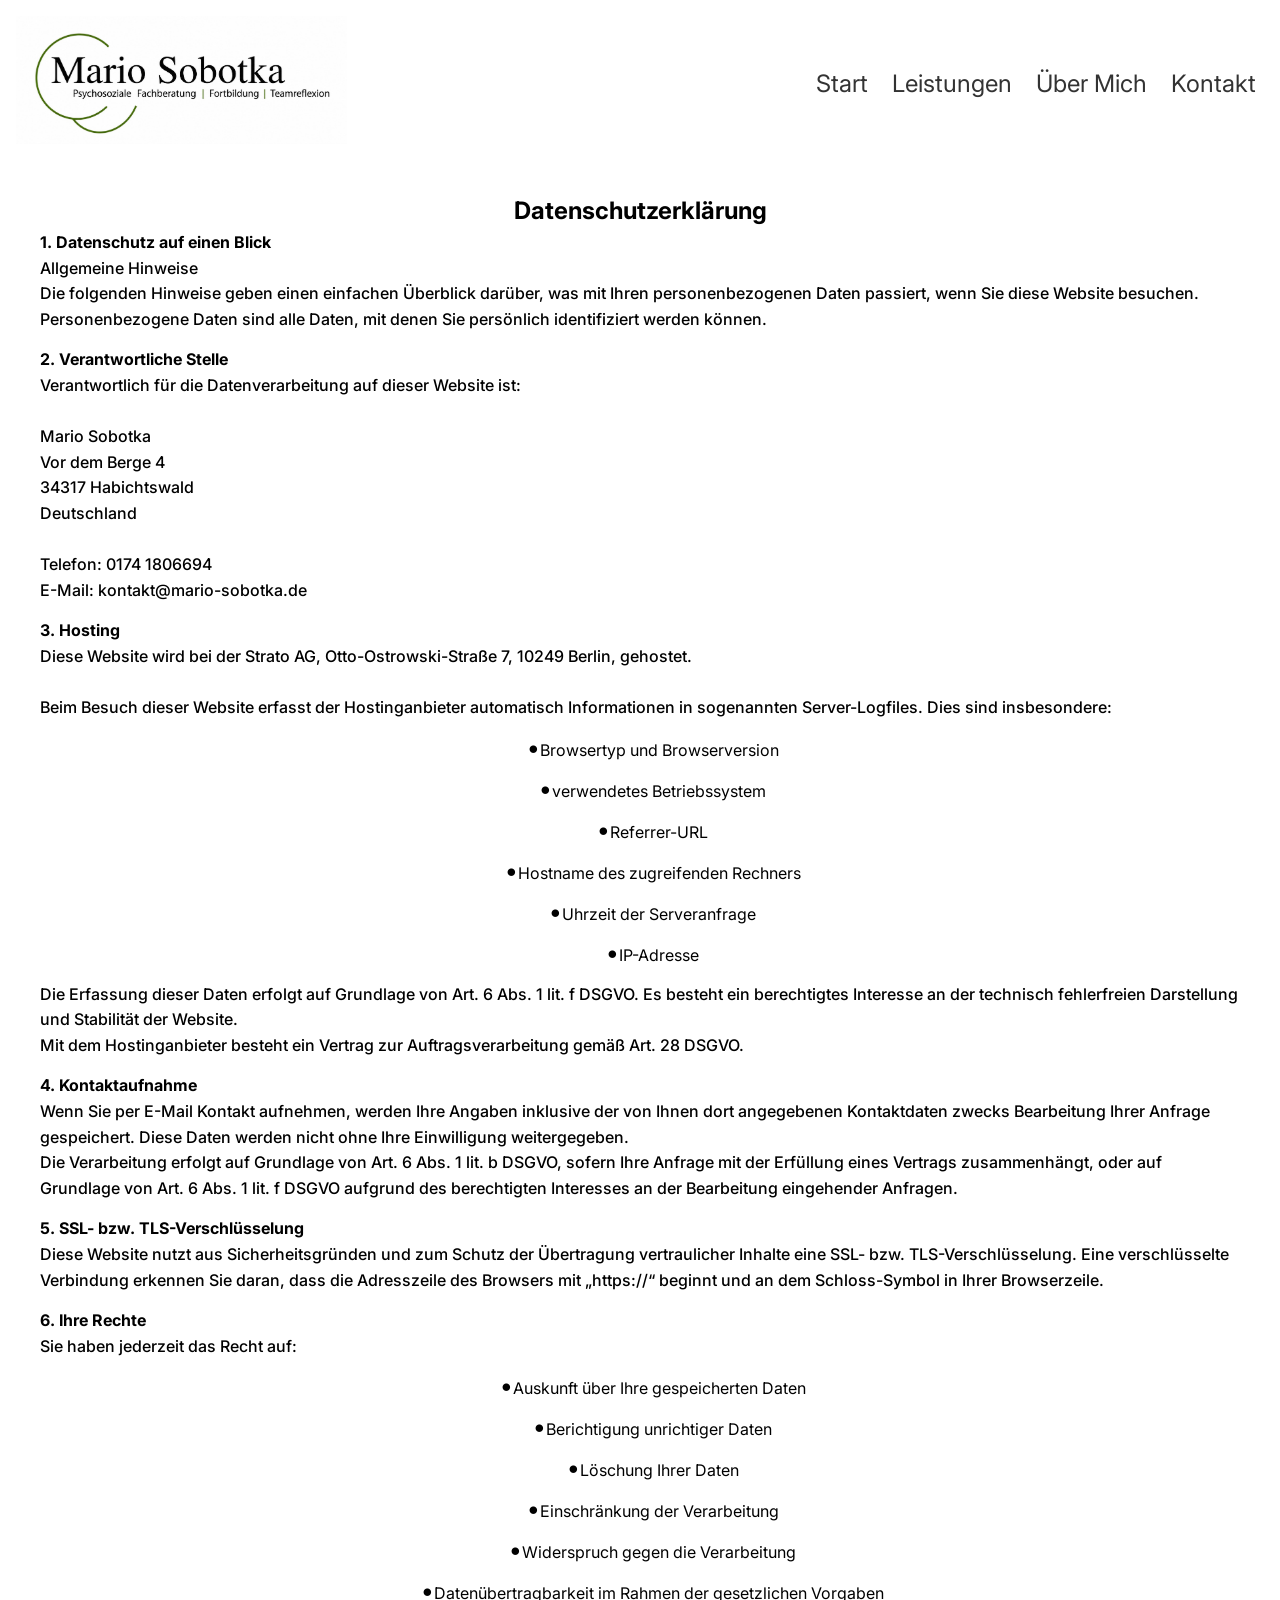
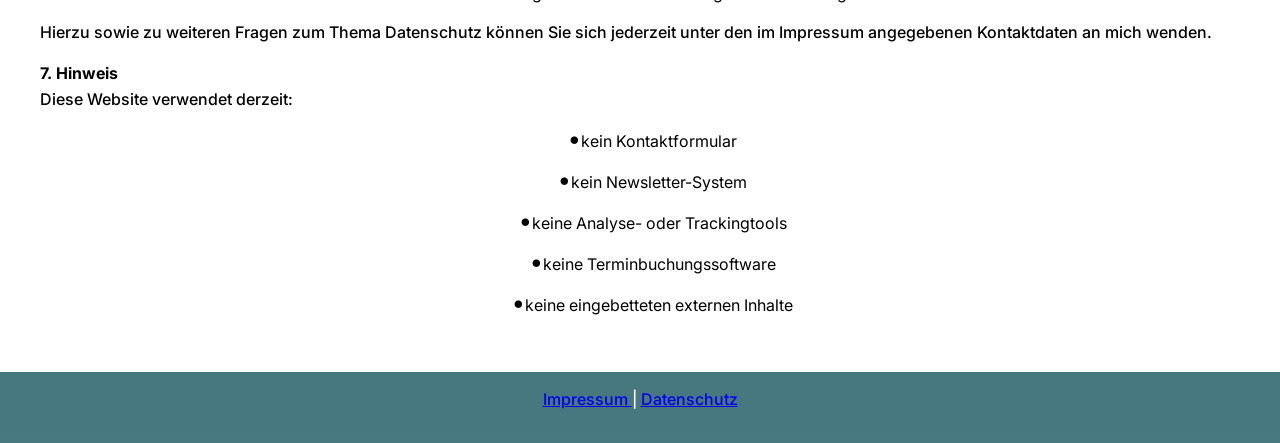
<file: datenschutz.html>
<!DOCTYPE html>
<html lang="de">
<head>
    <meta charset="UTF-8">
    <title></title>
    <link rel="stylesheet" href="style_angebote.css">
    <link href='https://fonts.googleapis.com/css?family=Inter' rel='stylesheet'>
</head>
<body>

<header class="navbar">
    <div class="logo">
        <img id="logo_img" src="logo.png" alt="Logo">
    </div>

    <nav>
        <a href="index.html">Start</a>

        <div class="dropdown">
            <a href="#">Leistungen</a>
            <div class="dropdown-content">
                <a href="angebote_1.html">Fortbildung</a>
                <a href="angebote_2.html">Teamreflexion</a>
                <a href="angebote_5.html">Einzelberatung</a>
                <a href="angebote_3.html">Fachkräfte</a>
                <a href="angebote_4.html">Privat</a>
            </div>
        </div>

        <a href="ueber_mich.html">Über&nbsp;Mich</a>
        <a href="kontakt.html">Kontakt</a>
    </nav>
</header>

<section class="intro">
    <h1>Datenschutzerklärung</h1>

    <p>
        <strong>1. Datenschutz auf einen Blick</strong><br>
        Allgemeine Hinweise<br>
        Die folgenden Hinweise geben einen einfachen Überblick darüber, was mit Ihren personenbezogenen Daten passiert, wenn Sie diese Website besuchen. Personenbezogene Daten sind alle Daten, mit denen Sie persönlich identifiziert werden können.
    </p>

    <p>
        <strong>2. Verantwortliche Stelle</strong><br>
        Verantwortlich für die Datenverarbeitung auf dieser Website ist:<br><br>
        Mario Sobotka<br>
        Vor dem Berge 4<br>
        34317 Habichtswald<br>
        Deutschland<br><br>
        Telefon: 0174 1806694<br>
        E-Mail: kontakt@mario-sobotka.de
    </p>

    <p>
        <strong>3. Hosting</strong><br>
        Diese Website wird bei der Strato AG, Otto-Ostrowski-Straße 7, 10249 Berlin, gehostet.<br><br>
        Beim Besuch dieser Website erfasst der Hostinganbieter automatisch Informationen in sogenannten Server-Logfiles. Dies sind insbesondere:
    </p>

    <ul>
        <li>Browsertyp und Browserversion</li>
        <li>verwendetes Betriebssystem</li>
        <li>Referrer-URL</li>
        <li>Hostname des zugreifenden Rechners</li>
        <li>Uhrzeit der Serveranfrage</li>
        <li>IP-Adresse</li>
    </ul>

    <p>
        Die Erfassung dieser Daten erfolgt auf Grundlage von Art. 6 Abs. 1 lit. f DSGVO. Es besteht ein berechtigtes Interesse an der technisch fehlerfreien Darstellung und Stabilität der Website.<br>
        Mit dem Hostinganbieter besteht ein Vertrag zur Auftragsverarbeitung gemäß Art. 28 DSGVO.
    </p>

    <p>
        <strong>4. Kontaktaufnahme</strong><br>
        Wenn Sie per E-Mail Kontakt aufnehmen, werden Ihre Angaben inklusive der von Ihnen dort angegebenen Kontaktdaten zwecks Bearbeitung Ihrer Anfrage gespeichert. Diese Daten werden nicht ohne Ihre Einwilligung weitergegeben.<br>
        Die Verarbeitung erfolgt auf Grundlage von Art. 6 Abs. 1 lit. b DSGVO, sofern Ihre Anfrage mit der Erfüllung eines Vertrags zusammenhängt, oder auf Grundlage von Art. 6 Abs. 1 lit. f DSGVO aufgrund des berechtigten Interesses an der Bearbeitung eingehender Anfragen.
    </p>

    <p>
        <strong>5. SSL- bzw. TLS-Verschlüsselung</strong><br>
        Diese Website nutzt aus Sicherheitsgründen und zum Schutz der Übertragung vertraulicher Inhalte eine SSL- bzw. TLS-Verschlüsselung. Eine verschlüsselte Verbindung erkennen Sie daran, dass die Adresszeile des Browsers mit „https://“ beginnt und an dem Schloss-Symbol in Ihrer Browserzeile.
    </p>

    <p>
        <strong>6. Ihre Rechte</strong><br>
        Sie haben jederzeit das Recht auf:
    </p>

    <ul>
        <li>Auskunft über Ihre gespeicherten Daten</li>
        <li>Berichtigung unrichtiger Daten</li>
        <li>Löschung Ihrer Daten</li>
        <li>Einschränkung der Verarbeitung</li>
        <li>Widerspruch gegen die Verarbeitung</li>
        <li>Datenübertragbarkeit im Rahmen der gesetzlichen Vorgaben</li>
    </ul>

    <p>
        Hierzu sowie zu weiteren Fragen zum Thema Datenschutz können Sie sich jederzeit unter den im Impressum angegebenen Kontaktdaten an mich wenden.
    </p>

    <p>
        <strong>7. Hinweis</strong><br>
        Diese Website verwendet derzeit:
    </p>

    <ul>
        <li>kein Kontaktformular</li>
        <li>kein Newsletter-System</li>
        <li>keine Analyse- oder Trackingtools</li>
        <li>keine Terminbuchungssoftware</li>
        <li>keine eingebetteten externen Inhalte</li>
    </ul>
</section>

<footer>
    <p> <a href="impressum.html"> Impressum </a> | <a href="datenschutz.html"> Datenschutz </a></p>
</footer>

</body>
</html>
</file>
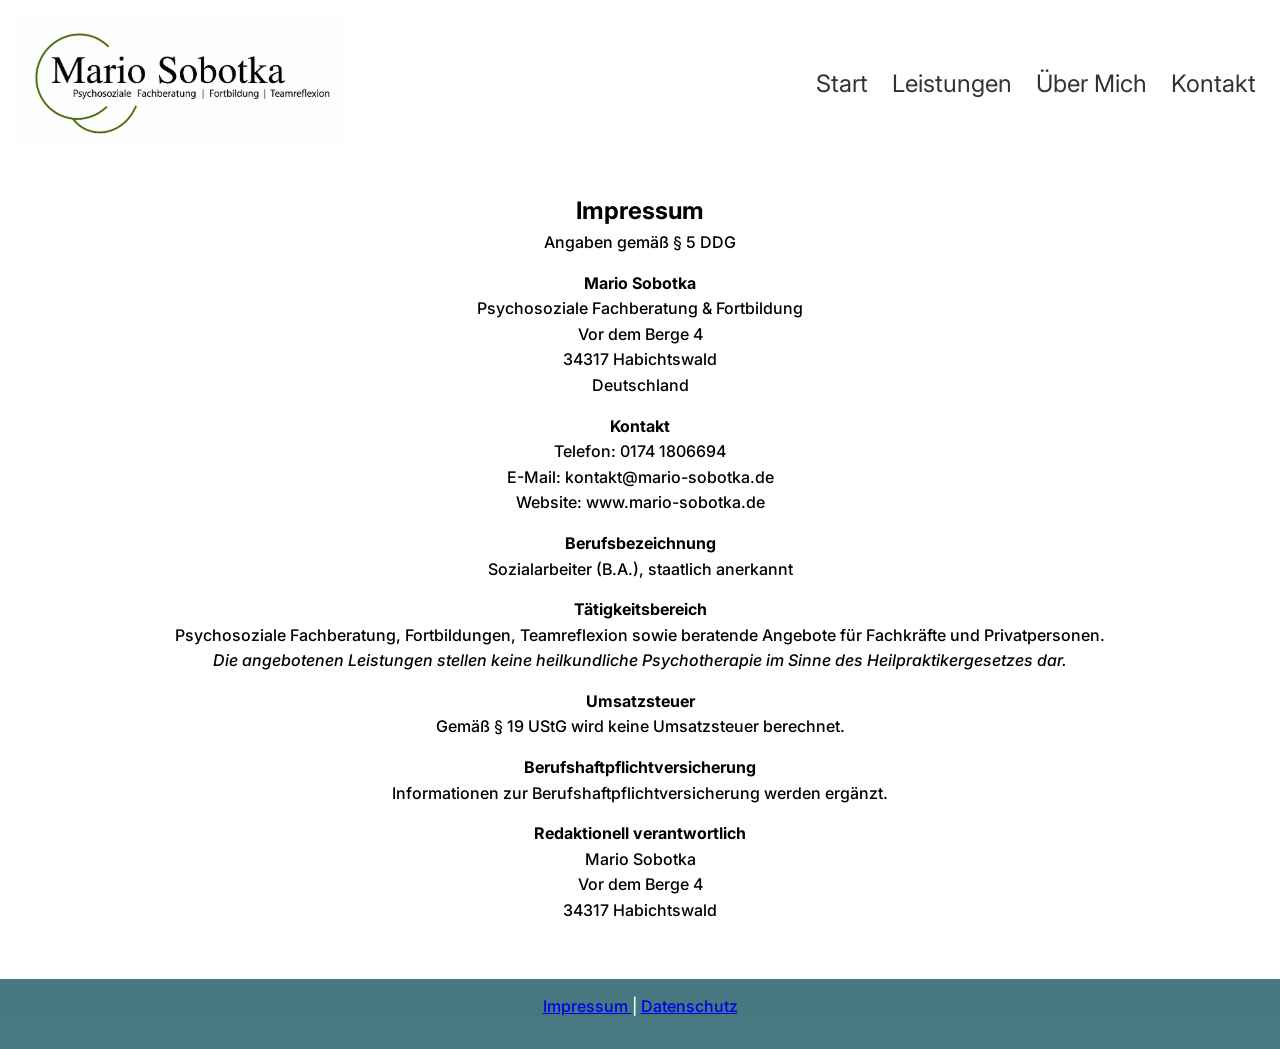
<file: impressum.html>
<!DOCTYPE html>
<html lang="de">
<head>
    <meta charset="UTF-8">
    <title>Impressum</title>
    <link rel="stylesheet" href="style.css">
    <link href='https://fonts.googleapis.com/css?family=Inter' rel='stylesheet'>
</head>
<body>

<header class="navbar">
    <div class="logo">
        <img id="logo_img" src="logo.png" alt="Logo">
    </div>

    <nav>
        <a href="index.html">Start</a>

        <div class="dropdown">
            <a href="#">Leistungen</a>
            <div class="dropdown-content">
                <a href="angebote_1.html">Fortbildung</a>
                <a href="angebote_2.html">Teamreflexion</a>
                <a href="angebote_5.html">Einzelberatung</a>
                <a href="angebote_3.html">Fachkräfte</a>
                <a href="angebote_4.html">Privat</a>
            </div>
        </div>

        <a href="ueber_mich.html">Über&nbsp;Mich</a>
        <a href="kontakt.html">Kontakt</a>
    </nav>

</header>

<section class="intro">
    <h1>Impressum</h1>
    <p>Angaben gemäß § 5 DDG</p>

    <p>
        <strong>Mario Sobotka</strong><br>
        Psychosoziale Fachberatung & Fortbildung<br>
        Vor dem Berge 4<br>
        34317 Habichtswald<br>
        Deutschland
    </p>

    <p>
        <strong>Kontakt</strong><br>
        Telefon: 0174 1806694<br>
        E-Mail: kontakt@mario-sobotka.de<br>
        Website: www.mario-sobotka.de
    </p>

    <p>
        <strong>Berufsbezeichnung</strong><br>
        Sozialarbeiter (B.A.), staatlich anerkannt
    </p>

    <p>
        <strong>Tätigkeitsbereich</strong><br>
        Psychosoziale Fachberatung, Fortbildungen, Teamreflexion sowie beratende Angebote für Fachkräfte und Privatpersonen.<br>
        <em>Die angebotenen Leistungen stellen keine heilkundliche Psychotherapie im Sinne des Heilpraktikergesetzes dar.</em>
    </p>

    <p>
        <strong>Umsatzsteuer</strong><br>
        Gemäß § 19 UStG wird keine Umsatzsteuer berechnet.
    </p>

    <p>
        <strong>Berufshaftpflichtversicherung</strong><br>
        Informationen zur Berufshaftpflichtversicherung werden ergänzt.
    </p>

    <p>
        <strong>Redaktionell verantwortlich</strong><br>
        Mario Sobotka<br>
        Vor dem Berge 4<br>
        34317 Habichtswald
    </p>
</section>

<footer>
    <p> <a href="impressum.html"> Impressum </a> | <a href="datenschutz.html"> Datenschutz </a></p>
</footer>

</body>
</html>
</file>
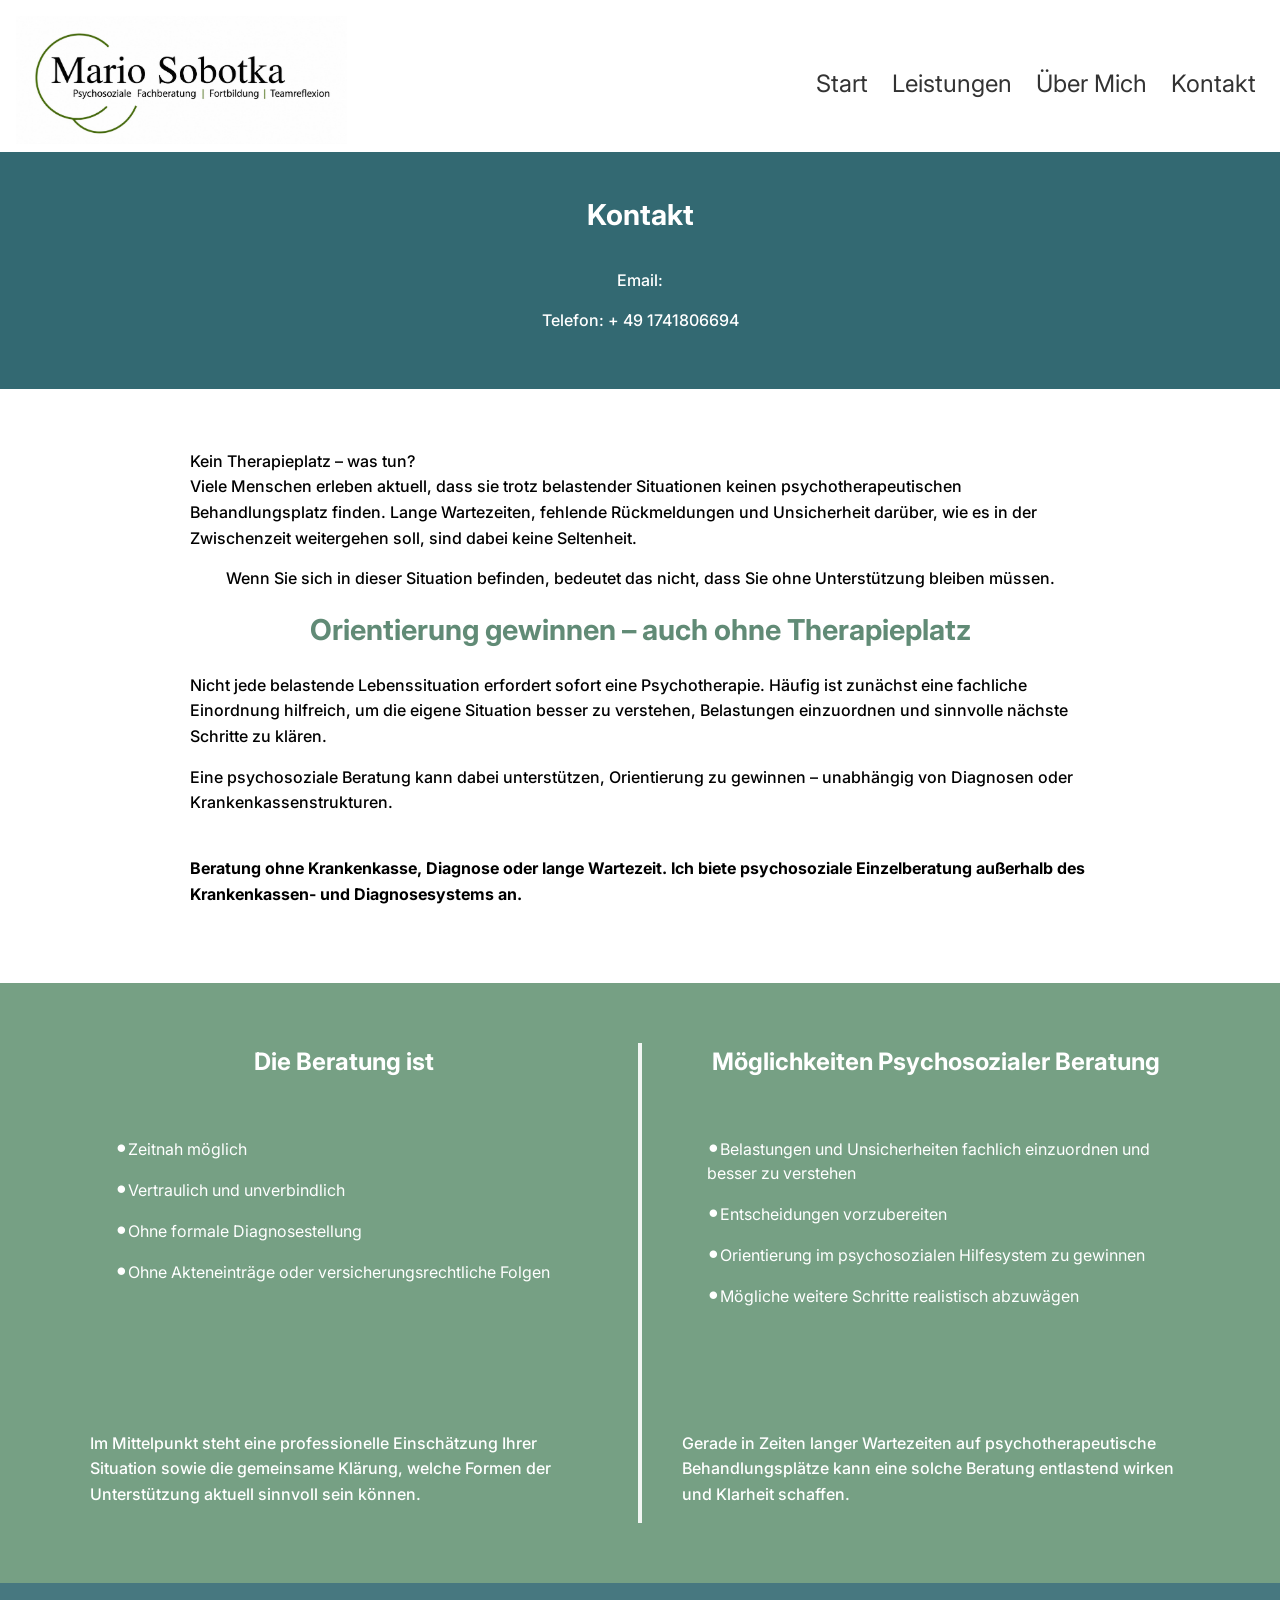
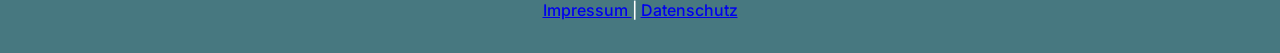
<file: kontakt.html>
<!DOCTYPE html>
<html lang="de">
<head>
    <meta charset="UTF-8">
    <title>Kontakt</title>
    <link rel="stylesheet" href="style_angebote.css">
    <link href='https://fonts.googleapis.com/css?family=Inter' rel='stylesheet'>
</head>
<body>

<!-- NAVBAR -->
<header class="navbar">
    <div class="logo">
        <img id="logo_img" src="logo.png" alt="Logo">
    </div>

    <nav>
        <a href="index.html">Start</a>

        <div class="dropdown">
            <a href="#">Leistungen</a>
            <div class="dropdown-content">
                <a href="angebote_1.html">Fortbildung</a>
                <a href="angebote_2.html">Teamreflexion</a>
                <a href="angebote_5.html">Einzelberatung</a>
                <a href="angebote_3.html">Fachkräfte</a>
                <a href="angebote_4.html">Privat</a>
            </div>
        </div>

        <a href="ueber_mich.html">Über&nbsp;Mich</a>
        <a href="kontakt.html">Kontakt</a>
    </nav>

</header>

<div class="custom-section-wrapper">
    <!-- KONTAKT -->
    <section class="kontakt">
        <h2>Kontakt</h2>
        <p>Email:</p>
        <p>Telefon: + 49 1741806694</p>
    </section>
    <section class="content-method-section">
        <div class="inner-container">
            <div class="content-block">
                <p>
                Kein Therapieplatz – was tun? <br>
                Viele Menschen erleben aktuell, dass sie trotz belastender Situationen keinen psychotherapeutischen Behandlungsplatz finden. Lange Wartezeiten, fehlende Rückmeldungen und Unsicherheit darüber, wie es in der Zwischenzeit weitergehen soll, sind dabei keine Seltenheit.
                </p><p>
                Wenn Sie sich in dieser Situation befinden, bedeutet das nicht, dass Sie ohne Unterstützung bleiben müssen.
                </p>
            </div>

            <div class="content-block">
                <h2>Orientierung gewinnen – auch ohne Therapieplatz</h2>
                <p>
                Nicht jede belastende Lebenssituation erfordert sofort eine Psychotherapie. Häufig ist zunächst eine fachliche Einordnung hilfreich, um die eigene Situation besser zu verstehen, Belastungen einzuordnen und sinnvolle nächste Schritte zu klären.
                </p><p>
                Eine psychosoziale Beratung kann dabei unterstützen, Orientierung zu gewinnen – unabhängig von Diagnosen oder Krankenkassenstrukturen.
                </p>
                <br>
                <p>
                    <b>
                        Beratung ohne Krankenkasse, Diagnose oder lange Wartezeit.
                        Ich biete psychosoziale Einzelberatung außerhalb des Krankenkassen- und Diagnosesystems an.
                    </b>
                </p>
            </div>
        </div>
    </section>

</div>

<section class="info-section">
    <div class="info-container">
        <div class="column contact_column">
            <h2>Die Beratung ist</h2>

            <ul>
                <li>Zeitnah möglich</li>
                <li>Vertraulich und unverbindlich</li>
                <li>Ohne formale Diagnosestellung</li>
                <li>Ohne Akteneinträge oder versicherungsrechtliche Folgen</li>
            </ul>
            <br>
            <p>
                Im Mittelpunkt steht eine professionelle Einschätzung Ihrer Situation sowie die gemeinsame Klärung, welche Formen der Unterstützung aktuell sinnvoll sein können.

            </p>
        </div>

        <div class="divider"></div>

        <div class="column contact_column">
            <h2>Möglichkeiten Psychosozialer Beratung</h2>
            <ul class="goals-list">
                <li>Belastungen und Unsicherheiten fachlich einzuordnen und besser zu verstehen</li>
                <li>Entscheidungen vorzubereiten</li>
                <li>Orientierung im psychosozialen Hilfesystem zu gewinnen</li>
                <li>Mögliche weitere Schritte realistisch abzuwägen</li>
            </ul>
            <br>
            <p>
                Gerade in Zeiten langer Wartezeiten auf psychotherapeutische Behandlungsplätze kann eine solche Beratung entlastend wirken und Klarheit schaffen.
            </p>
        </div>
    </div>
</section>

<!-- FOOTER -->
<footer>
    <p> <a href="impressum.html"> Impressum </a> | <a href="datenschutz.html"> Datenschutz </a></p>
</footer>

</body>
<script>
    document.addEventListener('DOMContentLoaded', function() {
        const dropdownLink = document.querySelector('.dropdown > a');
        const dropdownContent = document.querySelector('.dropdown-content');
        console.log(dropdownContent);
        if (dropdownLink) {
            dropdownLink.addEventListener('click', function(e) {
                // Wir prüfen, ob wir im mobilen Modus sind
                if (window.innerWidth <= 1000) {
                    e.preventDefault(); // Verhindert das Neuladen/Springen
                    e.stopPropagation(); // Verhindert, dass der Klick direkt wieder durch window.onclick geschlossen wird
                    dropdownContent.classList.toggle('show');
                }
            });
        }

        // Schließen, wenn man irgendwo anders hinklickt
        window.addEventListener('click', function(event) {
            if (dropdownContent && dropdownContent.classList.contains('show')) {
                if (!event.target.closest('.dropdown')) {
                    dropdownContent.classList.remove('show');
                }
            }
        });
    });
</script>
</html>
</file>
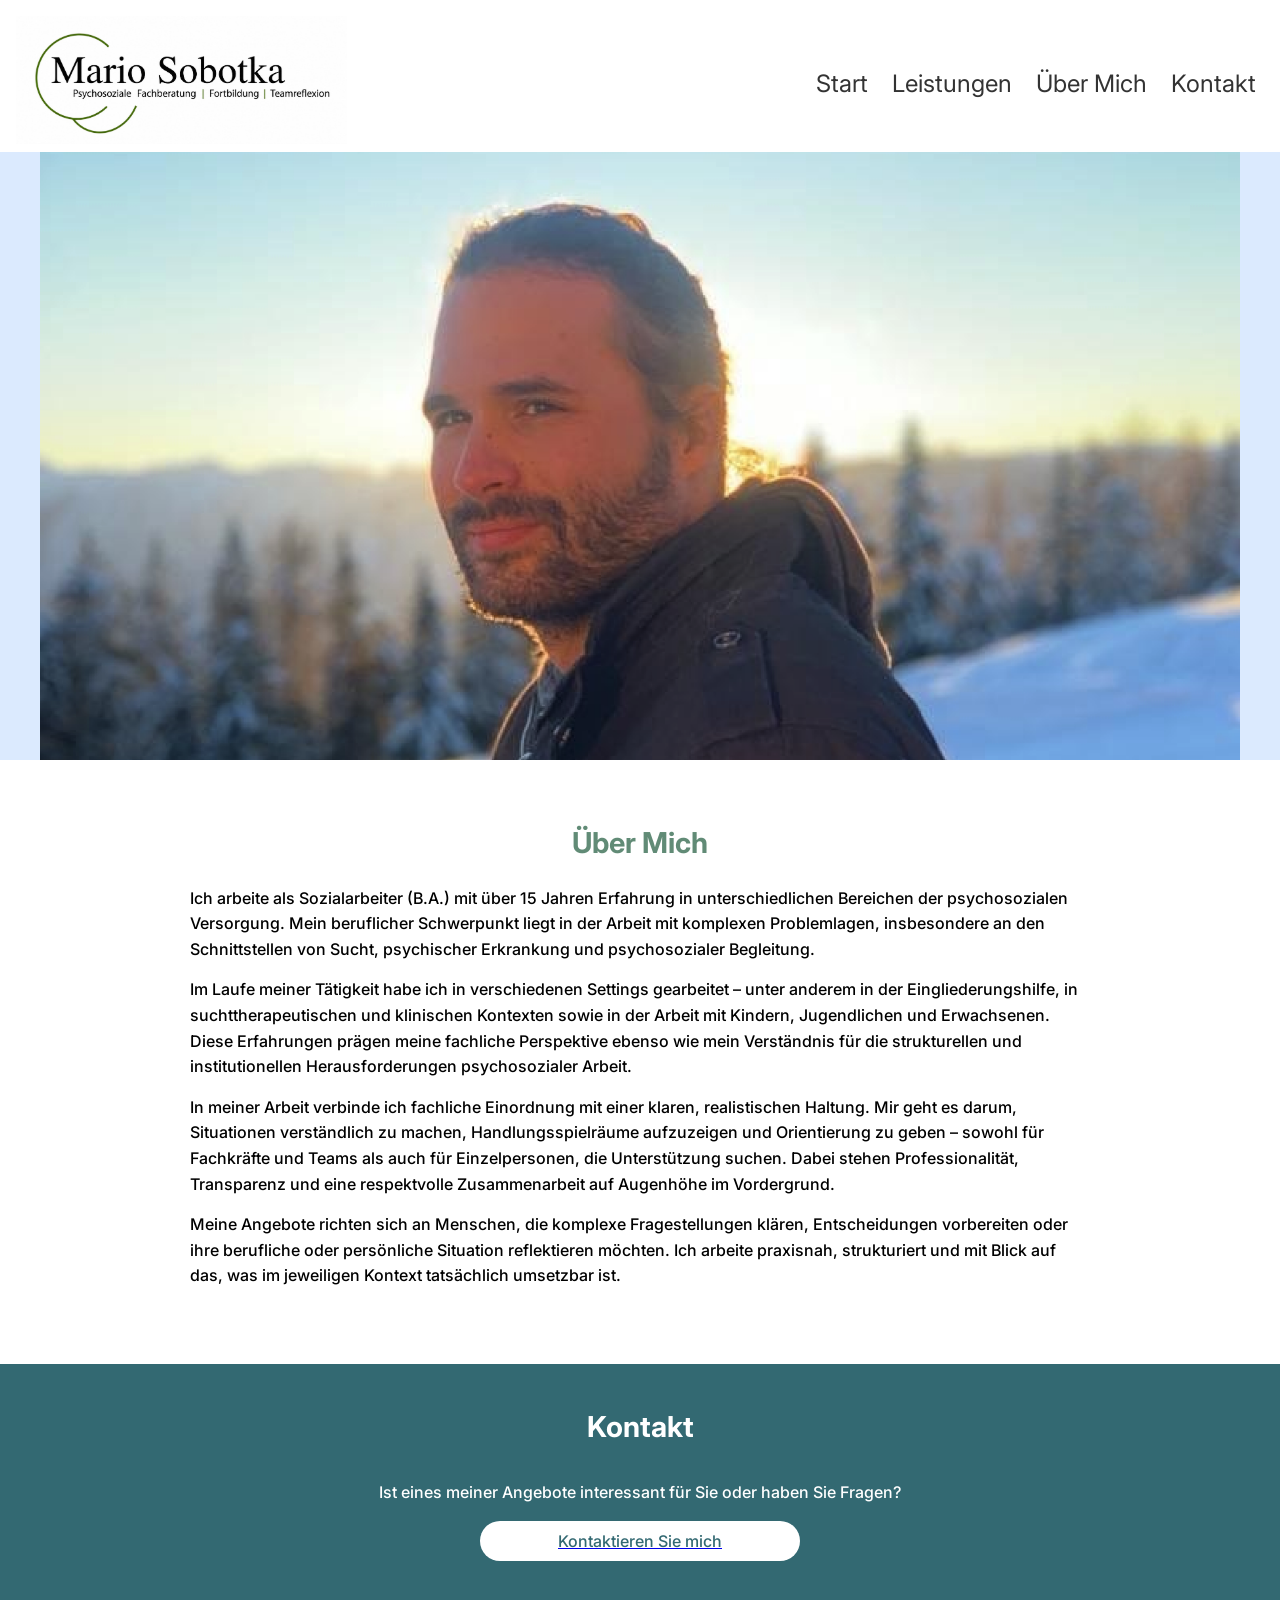
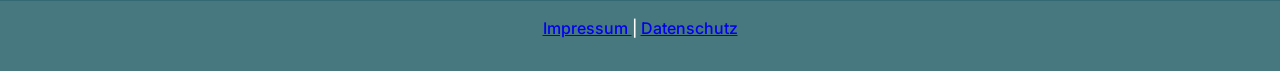
<file: ueber_mich.html>
<!DOCTYPE html>
<html lang="de">
<head>
    <meta charset="UTF-8">
    <title>Ueber Mich</title>
    <link rel="stylesheet" href="style_angebote.css">
    <link href='https://fonts.googleapis.com/css?family=Inter' rel='stylesheet'>
</head>
<body>

<!-- NAVBAR -->
<header class="navbar">
    <div class="logo">
        <img id="logo_img" src="logo.png" alt="Logo">
    </div>

    <nav>
        <a href="index.html">Start</a>

        <div class="dropdown">
            <a href="#">Leistungen</a>
            <div class="dropdown-content">
                <a href="angebote_1.html">Fortbildung</a>
                <a href="angebote_2.html">Teamreflexion</a>
                <a href="angebote_5.html">Einzelberatung</a>
                <a href="angebote_3.html">Fachkräfte</a>
                <a href="angebote_4.html">Privat</a>
            </div>
        </div>

        <a href="ueber_mich.html">Über&nbsp;Mich</a>
        <a href="kontakt.html">Kontakt</a>
    </nav>

</header>

<section class="hero-image">
    <img id="portrait_large" src="portrait_large.png" alt="Portrait"/>
</section>

<div class="custom-section-wrapper">
    <section class="content-method-section">
        <div class="inner-container">
            <div class="content-block">
                <h2>Über Mich</h2>
                <p>
                Ich arbeite als Sozialarbeiter (B.A.) mit über 15 Jahren Erfahrung in unterschiedlichen Bereichen der psychosozialen Versorgung. Mein beruflicher Schwerpunkt liegt in der Arbeit mit komplexen Problemlagen, insbesondere an den Schnittstellen von Sucht, psychischer Erkrankung und psychosozialer Begleitung.
                </p>
                <p>
                Im Laufe meiner Tätigkeit habe ich in verschiedenen Settings gearbeitet – unter anderem in der Eingliederungshilfe, in suchttherapeutischen und klinischen Kontexten sowie in der Arbeit mit Kindern, Jugendlichen und Erwachsenen. Diese Erfahrungen prägen meine fachliche Perspektive ebenso wie mein Verständnis für die strukturellen und institutionellen Herausforderungen psychosozialer Arbeit.
                </p>
                <p>
                In meiner Arbeit verbinde ich fachliche Einordnung mit einer klaren, realistischen Haltung. Mir geht es darum, Situationen verständlich zu machen, Handlungsspielräume aufzuzeigen und Orientierung zu geben – sowohl für Fachkräfte und Teams als auch für Einzelpersonen, die Unterstützung suchen. Dabei stehen Professionalität, Transparenz und eine respektvolle Zusammenarbeit auf Augenhöhe im Vordergrund.
                </p>
                <p>
                Meine Angebote richten sich an Menschen, die komplexe Fragestellungen klären, Entscheidungen vorbereiten oder ihre berufliche oder persönliche Situation reflektieren möchten. Ich arbeite praxisnah, strukturiert und mit Blick auf das, was im jeweiligen Kontext tatsächlich umsetzbar ist.
                </p>
            </div>
        </div>
    </section>

</div>

<!-- KONTAKT -->
<section class="kontakt">
    <h2>Kontakt</h2>
    <p>Ist eines meiner Angebote interessant für Sie oder haben Sie Fragen?</p>
    <a href="kontakt.html"><button class="btn">Kontaktieren Sie mich</button></a>
</section>

<!-- FOOTER -->
<footer>
    <p> <a href="impressum.html"> Impressum </a> | <a href="datenschutz.html"> Datenschutz </a></p>
</footer>

</body>
<script>
    document.addEventListener('DOMContentLoaded', function() {
        const dropdownLink = document.querySelector('.dropdown > a');
        const dropdownContent = document.querySelector('.dropdown-content');
        console.log(dropdownContent);
        if (dropdownLink) {
            dropdownLink.addEventListener('click', function(e) {
                // Wir prüfen, ob wir im mobilen Modus sind
                if (window.innerWidth <= 1000) {
                    e.preventDefault(); // Verhindert das Neuladen/Springen
                    e.stopPropagation(); // Verhindert, dass der Klick direkt wieder durch window.onclick geschlossen wird
                    dropdownContent.classList.toggle('show');
                }
            });
        }

        // Schließen, wenn man irgendwo anders hinklickt
        window.addEventListener('click', function(event) {
            if (dropdownContent && dropdownContent.classList.contains('show')) {
                if (!event.target.closest('.dropdown')) {
                    dropdownContent.classList.remove('show');
                }
            }
        });
    });
</script>
</html>
</file>
<file: style_angebote.css>
* {
    margin: 0;
    padding: 0;
    box-sizing: border-box;
    font-family: Inter;
}

body {
    line-height: 1.6;
}

/* NAVBAR */
.navbar {
    display: flex;
    align-items: center;
    justify-content: space-between;
    padding-top: 1rem;
    padding-right: 1.5rem;
    padding-left: 1rem;
    background: #ffff;
}
.right {
    margin-left: 0.2rem;
    display: flex;
    gap: 15px;
}

.dropdown {
    position: relative;
    display: inline-block;
}

.dropdown::after {
    content: "";
    position: absolute;
    top: 100%;
    left: 0;
    width: 100%;
    height: 10px;
}

.dropdown:hover .dropdown-content,
.dropdown-content:hover {
    display: block;
}

/* Dropdown Box */
.dropdown-content {
    display: none;
    position: absolute;
    top: 100%;
    left: 0;
    margin-top: 0;
    background-color: #3f676b; /* dunkles petrol */
    min-width: 220px;
    padding: 15px 0;

    box-shadow: 0 10px 20px rgba(0,0,0,0.2);
}

/* Links */
.dropdown-content a {
    display: block;
    color: white;
    text-decoration: none;

    padding: 10px 20px;
    font-size: 1.2rem;
}

/* Trenner zwischen den Punkten */
.dropdown-content a:nth-child(1),
.dropdown-content a:nth-child(2) {
    border-bottom: none;
}

/* Wir erstellen eine Linie für die ersten drei Punkte (nach Fortbildung, Teamreflexion, Einzelberatung) */
/* 2. Trenner über Border-Bottom lösen */
.dropdown-content a:nth-child(1),
.dropdown-content a:nth-child(2) {
    border-bottom: 1px solid rgba(255, 255, 255, 0.3) !important;
    margin: 0 15px !important;
    padding-left: 5px !important;
    padding-bottom: 17px !important; /* ← gibt der Linie etwas Luft nach unten */
}

/* Hover Effekt */
.dropdown-content a:hover {
    background-color: rgba(255,255,255,0.1);
}

/* Anzeigen */
.dropdown:hover .dropdown-content {
    display: block;
}

/* --- 2. EINRÜCKUNG (Fachkräfte & Privat) --- */
/* Das 3. Element komplett neutralisieren */
.dropdown-content a:nth-child(3) {

    margin-left: 15px;
    margin-right: 15px;
    padding-left: 5px;
}

/* Verhindert, dass die animierte Hover-Linie erscheint */
.dropdown-content a:nth-child(3)::after {
    display: none !important;
}
/* Wir rücken den 4. und 5. Link ein */
.dropdown-content a:nth-child(4),
.dropdown-content a:nth-child(5) {
    padding-left: 40px; /* Erhöhtes Padding für den Einrück-Effekt */
    font-size: 1.1rem;   /* Optional: Etwas kleiner, um Hierarchie zu zeigen */
    opacity: 0.9;
}

/* Hover Effekt bleibt gleich */
.dropdown-content a:hover {
    background-color: rgba(255,255,255,0.1);
}

/* Am PC: Hover funktioniert normal */
@media (min-width: 851px) {
    .dropdown:hover .dropdown-content {
        display: block;
    }
}

/* Diese Klasse wird vom JavaScript gesteuert */
.dropdown-content.show {
    display: block !important;
}

@media (max-width: 850px) {
    .dropdown-content {
        position: relative; /* Schiebt auf dem Handy die anderen Links nach unten */
        width: 100%;
        box-shadow: none;
        background-color: #3f676b;
    }
}

/* Verhindert, dass die Trennlinie im Dropdown beim Hovern wächst */
.dropdown-content a:hover::after {
    width: 80% !important; /* Bleibt bei der ursprünglichen Breite */
    left: 10% !important;  /* Bleibt zentriert */
}

/* Falls du die allgemeine Underline-Animation der Haupt-Navi im Dropdown ganz abschalten willst */
.dropdown-content a::after {
    transition: none !important; /* Entfernt das "Sliden" beim Drüberfahren */
}



#mail_img,
#phone_img {
    width: 60%;
    height: auto;
}

.contact_img {
    width: clamp(40px, 5vw, 80px);
    aspect-ratio: 1 / 1;

    background-color: #3b82f6;
    border-radius: 50%;

    display: flex;
    align-items: center;
    justify-content: center;
}

#logo_img {
    width: 20.7rem;
    height: 8rem;
}

.hero-image {
    display: flex;
    justify-content: center;
    align-items: center;

    background-color: #dbeafe;
}

#portrait_large {
    display: block;
    margin: 0 auto;
    width: 100%;
    max-width: 1200px;
    height: auto;

}

.navbar nav a {
    position: relative;
    text-decoration: none;
    color: #333;
    font-size: 1.5rem;
    margin-left: 20px;
}


/* Linie */
.navbar nav a::after {
    content: "";
    position: absolute;
    left: 0;
    bottom: -5px;

    width: 0;
    height: 2px;
    background-color: #739f84;

    transition: width 0.3s ease;
}

.navbar nav a:hover::after {
    width: 100%;
}

/* HERO */
.hero {
    height: 400px;
    background: url('https://picsum.photos/1200/600') center/cover;
    display: flex;
    align-items: center;
    justify-content: center;
    color: white;
    text-align: center;
}

.hero button {
    margin-top: 20px;
    padding: 12px 28px;

    background-color: #6e9b7a;
    color: white;

    border: none;
    border-radius: 999px;

    font-size: 14px;
    font-weight: 500;

    cursor: pointer;
    transition: all 0.3s ease;
}

/* Hover Effekt */
.hero button:hover {
    background-color: #5a8265;
    transform: translateY(-2px);
}

/* Klick Effekt */
.hero button:active {
    transform: translateY(0);
}

/* INTRO */
.intro {
    padding: 40px;
    text-align: center;
    background: #ffff;
}

/* ANGEBOTE */
.angebote {
    background: #739f84;
    color: white;
    padding: 60px 40px;
}

#angebote_headline {
    text-align: center;
    color: #739f84;
    margin-bottom: 1rem;
}

.angebote-container {
    display: flex;
    align-items: stretch;
    justify-content: center;
    gap: 40px;
    max-width: 1100px;
    margin: 0 auto;
    position: relative;
}

/* LINKER BLOCK */
.angebote-left {
    width: 45%;
    text-align: center;

    display: flex;
    flex-direction: column;
    justify-content: center;
}

.contact_column a {
    margin-top: auto;
}



.contact_column h2 {
    min-height: 4.5rem;
    font-size: 24px;
    margin-bottom: 20px;
    text-align: center;
}

.angebote-left p {
    font-size: 14px;
    line-height: 1.6;
}

/* TRENNLINIE */
.divider {
    width: 4px;
    background: rgba(255,255,255,0.7);
    height: 30rem;
}

/* RECHTER BLOCK */
.angebote-right {
    width: 45%;
}

.angebote-right h3 {
    margin-top: 15px;
    font-size: 16px;
}

.angebote-right ul {
    margin: 10px 0 15px 15px;
    font-size: 14px;
    line-height: 1.6;
}

/* BUTTON */
.btn {
    display: block;
    margin: 40px auto 0;
    padding: 12px 30px;
    width: 20rem;
    background: #ffff;
    color: #739f84;
    font-size: 1rem;
    border: none;
    border-radius: 999px;

    font-weight: 500;
    cursor: pointer;
}

/* EINZEL */
.einzel {
    display: flex;
    gap: 40px;
    padding: 40px;
}

/* ABOUT */

#einzel_divider {
    background: #70AC8F;
    height: 14rem;
}

#einzel_button {
    background: #70AC8F;
    color: #ffff;
    margin-top: 0;
    margin-bottom: 2rem;
}

/* ABOUT */

.about-section {
    padding: 60px 20px;
    display: flex;
    justify-content: center;
    align-items: center;
    min-height: 10vh;
    background: rgba(112, 172, 143, 0.25);
}

.about-container {
    max-width: 1000px;
    width: 100%;
}

.about-content-wrapper {
    display: flex;
    flex-direction: row;
    align-items: center;
    justify-content: space-between;
    gap: 40px;
}

/* Textgestaltung */
.about-text-content {
    flex: 1;
    text-align: center;
}

.about-text-content h1 {
    color: #618b76;
    font-size: 2.5rem;
    margin-bottom: 30px;
}

.about-text-content p {
    margin-bottom: 20px;
    font-size: 1.1rem;
}

/* Bildgestaltung */
.about-image-container {
    flex: 1;
    display: flex;
    justify-content: center;
}

.profile-pic {
    width: 350px;
    height: 350px;
    border-radius: 50%;
    object-fit: cover;
    box-shadow: 0 10px 20px rgba(0,0,0,0.1);
}


/* TESTIMONIAL */
.testimonial {
    padding: 40px;
    text-align: center;
    background: #E3E3D9;
    color: #336972;
}

/* KONTAKT */
.kontakt {
    background: #336972;
    color: white;
    text-align: center;
    padding: 40px;
}

.kontakt p {
    text-align: center;
}

.kontakt button {
    margin-top: 10px;
    padding: 10px 20px;
    color: #336972
}

/* FOOTER */
footer {
    text-align: center;
    margin-top: auto;
    padding: 15px;
    background: #336972E5;
    color: white;
}

.footer p {
    text-align: center;
}

/* Container-Design */
.info-section {
    background-color: #76a084;
    color: white;
    padding: 60px 40px;
    font-family: sans-serif;
    display: flex;
}

.info-container {
    max-width: 1100px;
    width: 100%;
    margin: 0 auto;
    display: flex;
    justify-content: center; /* Zentriert die Spalte horizontal */
    align-items: stretch;
    gap: 40px;
}

.contact_column {
    display: flex;
    flex-direction: column;
}

.contact_column p {
    margin-top: auto;
}

/* Spalten-Eigenschaften */
.column#column1 {
    display: flex;
    flex-direction: column;
    align-items: center; /* Zentriert die Überschrift und den Listen-Block */
    width: 100%;
}

.column#column1 > p {
    width: 100%;
    max-width: 600px;
    margin: 0 auto 15px auto; /* Zentriert den Textblock und gibt 15px Abstand nach unten */
    text-align: left;         /* Text selbst bleibt linksbündig */
}

.column ul {
    text-align: left;
}

h2 {
    font-size: 1.8rem;
    margin-bottom: 30px;
    text-align: center;
}

p {
    margin-bottom: 15px;
    font-weight: 500;
    text-align: left;
}

footer p {
    text-align: center !important;
}

/* Listen-Styling */
ul {
    list-style: none;
    padding: 0;
}

li {
    position: relative;
    padding-left: 25px;
    margin-bottom: 15px;
    line-height: 1.5;
}

/* Die weißen Aufzählungspunkte nachbauen */
li::before {
    text-align: left;
    content: "•";
    font-size: 1.5rem;
    line-height: 1;
}

/* Die vertikale Trennlinie */
.divider {
    width: 4px;
    background-color: white;
    align-self: stretch;
    opacity: 0.9;
}

/* Responsive Anpassung für Mobilgeräte */
@media (max-width: 850px) {
    .info-container {
        flex-direction: column;
        align-items: stretch;
    }

    .divider {
        width: 100%;
        height: 2px;
        margin: 20px 0;
    }
}

/* --- Styling für Inhalte & Methodik --- */
.custom-section-wrapper .content-method-section {
    background-color: #ffffff;
    padding: 60px 20px;
    text-align: center;
}

.custom-section-wrapper .content-block,
.custom-section-wrapper .method-block {
    display: flex;
    flex-direction: column;
    align-items: center; /* Zentriert Überschrift und Listen-Block */
    width: 100%;
}

.custom-section-wrapper .inner-container {
    max-width: 900px;
    margin: 0 auto;
}

.custom-section-wrapper .content-block h2,
.custom-section-wrapper .method-block h2 {
    color: #618b76;
    font-size: 1.8rem;
    margin-bottom: 20px;
}

.custom-section-wrapper .subtitle {
    display: block;
    font-size: 0.9rem;
    font-weight: normal;
    opacity: 0.8;
}





/* Verschachtelte Liste für die Inhalte */
#nested-list-special,
.custom-section-wrapper .nested-list {
    list-style: none;
    padding: 0;
    text-align: left;       /* Der Text innerhalb der Liste ist linksbündig */

    /* WICHTIG: Diese Box-Breite sorgt dafür, dass alle drei Listen
       exakt die gleiche Breite haben und perfekt untereinander bündig stehen */
    width: 100%;
    max-width: 600px;

    margin: 0 auto;         /* Zentriert den gesamten Block im Container */
}

#nested-list-special li,
.custom-section-wrapper .nested-list li {
    position: relative;
    padding-left: 25px;    /* Platz für den Punkt */
    margin-bottom: 12px;
    text-align: left;       /* Garantiert Linksbündigkeit */
}

#nested-list-special li::before,
.custom-section-wrapper .nested-list li::before {
    content: "•";
    position: absolute;
    left: 0;
    top: 0;
    font-size: 1.5rem;
    line-height: 1;
}

/* Zweite Ebene der Liste */
.custom-section-wrapper .nested-list ul {
    list-style: none;
    padding-left: 30px;
    margin-top: 5px;
}

.custom-section-wrapper .method-block {
    margin-top: 50px;
}

.custom-section-wrapper .method-block p {
    margin-bottom: 10px;
    font-size: 1.1rem;
}

/* --- Rahmen-Block (Grün) --- */
.custom-section-wrapper .frame-section {
    background-color: #76a084;
    color: white;
    padding: 50px 20px;
    text-align: center;
    margin-bottom: 1rem;
}

.custom-section-wrapper .frame-section h2 {
    font-size: 1.8rem;
    margin-bottom: 25px;
}

.custom-section-wrapper .frame-details p {
    margin-bottom: 10px;
    font-size: 1.1rem;
}

.frame-details p {
    text-align: center;
}

/* Responsive Korrekturen */
@media (max-width: 600px) {
    .custom-section-wrapper .nested-list {
        display: block;
        padding: 0 10px;
    }
}

.banner-overlay {
    margin-top: 10rem;
    background: #336972E5;
}



#einzelberatung_fk {
    background-color: #76a084;
    color: white;
    padding-bottom: 1rem;
    padding-top: 1rem;
}

#einzelberatung_pp {
    padding-bottom: 1rem;
    padding-top: 1rem;
}

#einzelberatung_pp button {
    background-color: #76a084;
    color: white;
}

.contact_column {
    flex: 1;
    text-align: center;
}

.kontakt .btn {
    transition: all 0.3s ease;
}

.kontakt .btn:hover {
    transform: translateY(-2px);
}
</file>
<file: style.css>
* {
    margin: 0;
    padding: 0;
    box-sizing: border-box;
    font-family: Inter;
}

html {
    height: 100%;
}

body {
    line-height: 1.6;
    min-height: 100%;
    display: flex;
    flex-direction: column;
}

/* NAVBAR */
.navbar {
    display: flex;
    align-items: center;
    justify-content: space-between;
    padding-top: 1rem;
    padding-right: 1.5rem;
    padding-left: 1rem;
    background: #ffff;
}

.navbar nav a {
    position: relative;
    text-decoration: none;
    color: #333;
    font-size: 1.5rem;
    margin-left: 20px;
}

.navbar nav a::after {
    content: "";
    position: absolute;
    left: 0;
    bottom: -5px;

    width: 0;
    height: 2px;
    background-color: #739f84;

    transition: width 0.3s ease;
}

.navbar nav a:hover::after {
    width: 100%;
}
.right {
    margin-left: 0.2rem;
    display: flex;
    gap: 15px;
}

#mail_img,
#phone_img {
    width: 60%;
    height: auto;
}
.contact_img {
    width: clamp(40px, 5vw, 80px);
    aspect-ratio: 1 / 1;

    background-color: #3b82f6;
    border-radius: 50%;

    display: flex;
    align-items: center;
    justify-content: center;
}

#logo_img {
    width: 20.7rem;
    height: 8rem;
}

.navbar nav a {
    margin-left: 20px;
    text-decoration: none;
    color: #333;
    font-size: 1.5rem;
}

/* HERO */
.hero {
    height: 400px;
    background: url('https://picsum.photos/1200/600') center/cover;
    display: flex;
    align-items: center;
    justify-content: center;
    color: white;
    text-align: center;
}

#home_hero {
    display: flex;
    align-items: center;     /* 👉 vertikal zentriert */
    justify-content: flex-end; /* 👉 nach rechts schieben */

    padding-right: 5%;
}

.dropdown {
    position: relative;
    display: inline-block;
}

.dropdown::after {
    content: "";
    position: absolute;
    top: 100%;
    left: 0;
    width: 100%;
    height: 10px;
}

.dropdown:hover .dropdown-content,
.dropdown-content:hover {
    display: block;
}

/* Dropdown Box */
.dropdown-content {
    display: none;
    position: absolute;
    top: 100%;
    left: 0;
    margin-top: 0;
    background-color: #3f676b; /* dunkles petrol */
    min-width: 220px;
    padding: 15px 0;

    box-shadow: 0 10px 20px rgba(0,0,0,0.2);
}

/* Links */
.dropdown-content a {
    display: block;
    color: white;
    text-decoration: none;

    padding: 10px 20px;
    font-size: 1.2rem;
}

#termin_btn {
    background-color: white;
    color: #76a084;
}

/* Wir erstellen eine Linie für die ersten drei Punkte (nach Fortbildung, Teamreflexion, Einzelberatung) */
/* 2. Trenner über Border-Bottom lösen */
.dropdown-content a:nth-child(1),
.dropdown-content a:nth-child(2) {
    border-bottom: 1px solid rgba(255, 255, 255, 0.3) !important;
    margin: 0 15px !important;
    padding-left: 5px !important;
    padding-bottom: 17px !important; /* ← gibt der Linie etwas Luft nach unten */
}

/* Hover Effekt */
.dropdown-content a:hover {
    background-color: rgba(255,255,255,0.1);
}

/* Am PC: Hover funktioniert normal */
@media (min-width: 851px) {
    .dropdown:hover .dropdown-content {
        display: block;
    }
}

/* Diese Klasse wird vom JavaScript gesteuert */
.dropdown-content.show {
    display: block !important;
}

@media (max-width: 850px) {
    .dropdown-content {
        position: relative; /* Schiebt auf dem Handy die anderen Links nach unten */
        width: 100%;
        box-shadow: none;
        background-color: #3f676b;
    }
}

/* --- 2. EINRÜCKUNG (Fachkräfte & Privat) --- */
.dropdown-content a:nth-child(3) {
    margin-left: 15px;
    margin-right: 15px;
    padding-left: 5px;
}

/* Verhindert, dass die animierte Hover-Linie erscheint */
.dropdown-content a:nth-child(3)::after {
    display: none !important;
}

/* Wir rücken den 4. und 5. Link ein */
.dropdown-content a:nth-child(4),
.dropdown-content a:nth-child(5) {
    padding-left: 40px; /* Erhöhtes Padding für den Einrück-Effekt */
    font-size: 1.1rem;   /* Optional: Etwas kleiner, um Hierarchie zu zeigen */
    opacity: 0.9;
}

/* Hover Effekt bleibt gleich */
.dropdown-content a:hover {
    background-color: rgba(255,255,255,0.1);
}

/* Verhindert, dass die Trennlinie im Dropdown beim Hovern wächst */
.dropdown-content a:hover::after {
    width: 80% !important; /* Bleibt bei der ursprünglichen Breite */
    left: 10% !important;  /* Bleibt zentriert */
}

/* Falls du die allgemeine Underline-Animation der Haupt-Navi im Dropdown ganz abschalten willst */
.dropdown-content a::after {
    transition: none !important; /* Entfernt das "Sliden" beim Drüberfahren */
}



.hero button {
    margin-top: 20px;
    padding: 12px 28px;

    background-color: #6e9b7a;
    color: white;

    border: none;
    border-radius: 999px;

    font-weight: 500;

    cursor: pointer;
    transition: all 0.3s ease;
}

/* Hover Effekt */
.hero button:hover {
    background-color: #5a8265;
    transform: translateY(-2px);
}

/* Klick Effekt */
.hero button:active {
    transform: translateY(0);
}

/* INTRO */
.intro {
    padding: 40px;
    text-align: center;
    background: #ffff;
    flex-grow: 1;
}

footer {
    margin-top: auto; /* Klebt den Footer bombenfest an den unteren Rand */
}

/* ANGEBOTE */
.angebote {
    background: #739f84;
    color: white;
    padding: 60px 40px;
}

.angebote_white {
    padding: 60px 40px;
}

#angebote_headline {
    text-align: center;
    color: #739f84;
    margin-bottom: 1rem;
}

.angebote-container {
    display: flex;
    align-items: stretch;
    justify-content: center;
    gap: 40px;
    max-width: 1100px;
    margin: 0 auto;
    position: relative;
}

/* LINKER BLOCK */
.angebote-left {
    width: 45%;
    text-align: center;

    display: flex;
    flex-direction: column;
}

.angebote-left a,
.angebote-right a {
    margin-top: auto;
}



.angebote-left h2,
.angebote-right h2 {
    min-height: 4.5rem;
    font-size: 24px;
    margin-bottom: 20px;
    text-align: center;
}



.angebote-left p {
    line-height: 1.6;
    text-align: left;
}

/* TRENNLINIE */

/* RECHTER BLOCK */
.angebote-right {
    width: 45%;
}

.angebote-right h3 {
    margin-top: 15px;
    font-size: 16px;
}

.angebote-right ul {
    margin: 10px 0 15px 15px;
    line-height: 1.6;
}

/* BUTTON */
.btn {
    display: block;
    margin: 40px auto 0;
    padding: 12px 30px;
    width: 20rem;
    background: #ffff;
    color: #739f84;
    font-size: 1rem;
    border: none;
    border-radius: 999px;

    font-weight: 500;
    cursor: pointer;
}

.green-btn {
    display: block;
    margin: 40px auto 0;
    padding: 12px 30px;
    width: 20rem;
    color: #ffff;
    background: #739f84;
    font-size: 1rem;
    border: none;
    border-radius: 999px;

    font-weight: 500;
    cursor: pointer;
}

/* EINZEL */
.einzel {
    display: flex;
    gap: 40px;
    padding: 40px;
    background: #739f84;
    color: white;
}

/* ABOUT */

#einzel_divider {
    background: #70AC8F;
}

#einzel_button {
    background: #70AC8F;
    color: #ffff;
    margin-top: 40px;
    margin-bottom: 2rem;
}

/* ABOUT */

.about-section {
    padding: 60px 20px;
    display: flex;
    justify-content: center;
    align-items: center;
    min-height: 10vh;
    background: rgba(112, 172, 143, 0.25);
}

.about-container {
    max-width: 1000px;
    width: 100%;
}

.about-content-wrapper {
    display: flex;
    flex-direction: row;
    align-items: center;
    justify-content: space-between;
    gap: 40px;
}

/* Textgestaltung */
.about-text-content {
    flex: 1;
    text-align: center;
}

.about-text-content h1 {
    color: #618b76;
    font-size: 2.5rem;
    margin-bottom: 30px;
}

.about-text-content p {
    margin-bottom: 20px;
    font-size: 1.1rem;
}

/* Bildgestaltung */
.about-image-container {
    flex: 1;
    display: flex;
    justify-content: center;
}

.profile-pic {
    width: 550px;
    height: 550px;
    border-radius: 50%;
    object-fit: cover;
    box-shadow: 0 10px 20px rgba(0,0,0,0.1);
    object-position: center 20%;
}


/* TESTIMONIAL */
.testimonial {
    padding: 40px;
    text-align: center;
    background: #E3E3D9;
    color: #336972;
}

/* KONTAKT */
.kontakt {
    background: #336972;
    color: white;
    text-align: center;
    padding: 40px;
}

.kontakt button {
    margin-top: 10px;
    padding: 10px 20px;
    color: #336972
}

/* FOOTER */
footer {
    text-align: center;
    padding: 15px;
    background: #336972E5;
    color: white;
}

/* Container-Design */
.info-section {
    background-color: #76a084;
    color: white;
    padding: 60px 40px;
    font-family: sans-serif;
    display: flex;
    justify-content: center;
}

.info-container {
    max-width: 1100px;
    display: flex;
    align-items: flex-start;
    gap: 40px;
}

/* Spalten-Eigenschaften */
.column {
    flex: 1;
}

h2 {
    font-size: 1.8rem;
    margin-bottom: 30px;
    text-align: center;
}

p {
    margin-bottom: 15px;
    font-weight: 500;
}

/* Listen-Styling */
ul {
    list-style: none;
    padding: 0;
}

li {
    position: relative;
    padding-left: 25px;
    margin-bottom: 15px;
    line-height: 1.5;
}


li::before {
    content: "•";
    position: absolute;
    left: 0;
    font-size: 1.5rem;
    line-height: 1;
}

/* Die vertikale Trennlinie */
.divider {
    width: 4px;
    background-color: white;
    align-self: stretch;
    opacity: 0.9;
}

/* Responsive Anpassung für Mobilgeräte */
@media (max-width: 850px) {
    .info-container {
        flex-direction: column;
        align-items: stretch;
    }

    .divider {
        width: 2px;
        margin: 20px 0;
    }
}

.kontakt .btn {
    transition: all 0.3s ease;
}

.kontakt .btn:hover {
    transform: translateY(-2px);
}

.testimonial-box {
    display: flex;
    align-items: center;
    justify-content: center;
    gap: 30px;

    max-width: 900px;
    margin: 40px auto 0;
}

.testimonial-content {
    max-width: 650px;
}

.testimonial-content p {
    font-size: 1.2rem;
    font-style: italic;
    margin: 20px 0;
}

.testimonial-content h4 {
    font-weight: 600;
}

.arrow {
    background: none;
    border: none;
    font-size: 2rem;
    cursor: pointer;
    color: #336972;
    transition: transform 0.2s ease;
}

.arrow:hover {
    transform: scale(1.2);
}

#stars {
    font-size: 1.8rem;
    color: #e0b100;
}
</file>
